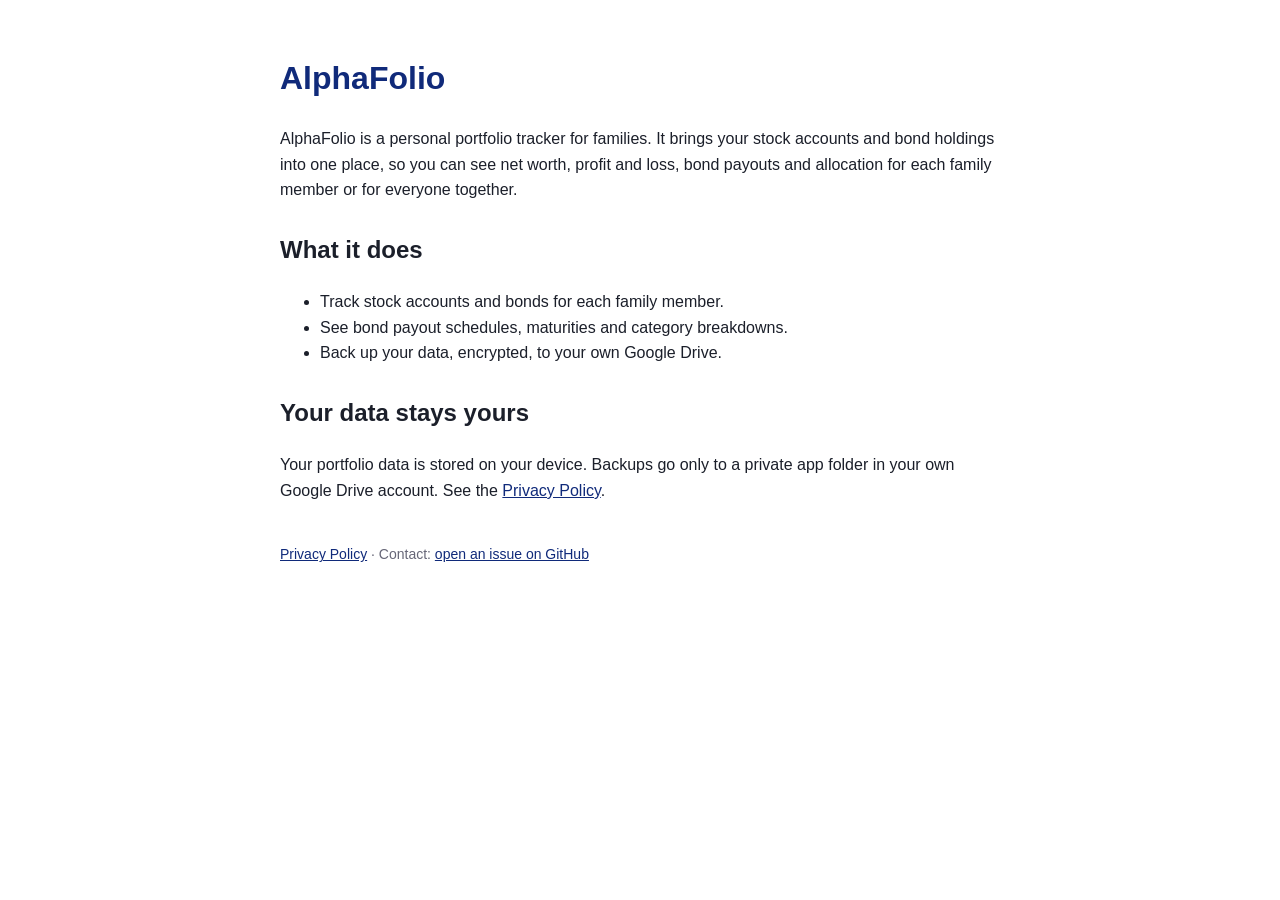
<file: index.html>
<!doctype html>
<html lang="en">
<head>
<meta charset="utf-8">
<meta name="viewport" content="width=device-width, initial-scale=1">
<title>AlphaFolio</title>
<link rel="stylesheet" href="style.css">
</head>
<body>
<h1>AlphaFolio</h1>
<p>AlphaFolio is a personal portfolio tracker for families. It brings your stock accounts and bond holdings into one place, so you can see net worth, profit and loss, bond payouts and allocation for each family member or for everyone together.</p>

<h2>What it does</h2>
<ul>
  <li>Track stock accounts and bonds for each family member.</li>
  <li>See bond payout schedules, maturities and category breakdowns.</li>
  <li>Back up your data, encrypted, to your own Google Drive.</li>
</ul>

<h2>Your data stays yours</h2>
<p>Your portfolio data is stored on your device. Backups go only to a private app folder in your own Google Drive account. See the <a href="privacy.html">Privacy Policy</a>.</p>

<footer>
  <a href="privacy.html">Privacy Policy</a> &middot; Contact: <a href="https://github.com/ALPHAHUB11/alphafolio-site/issues">open an issue on GitHub</a>
</footer>
</body>
</html>
</file>
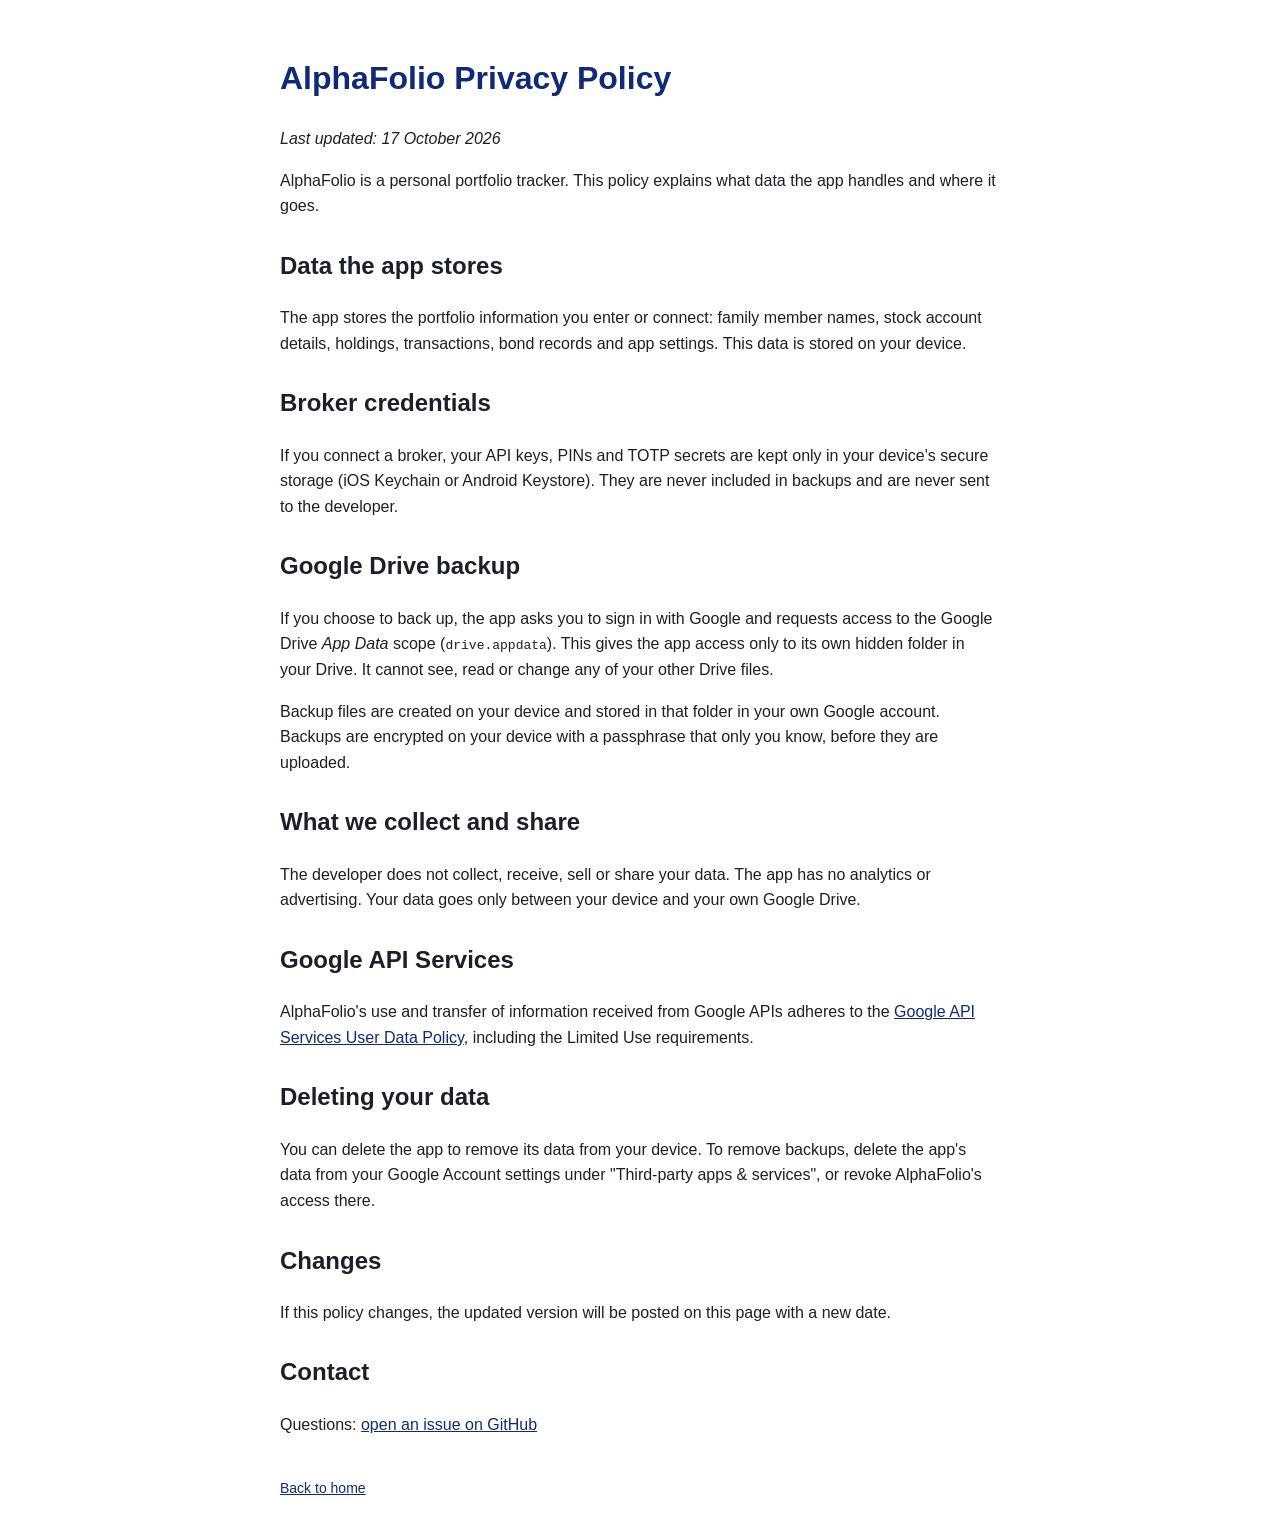
<file: privacy.html>
<!doctype html>
<html lang="en">
<head>
<meta charset="utf-8">
<meta name="viewport" content="width=device-width, initial-scale=1">
<title>AlphaFolio Privacy Policy</title>
<link rel="stylesheet" href="style.css">
</head>
<body>
<h1>AlphaFolio Privacy Policy</h1>
<p><em>Last updated: 17 October 2026</em></p>

<p>AlphaFolio is a personal portfolio tracker. This policy explains what data the app handles and where it goes.</p>

<h2>Data the app stores</h2>
<p>The app stores the portfolio information you enter or connect: family member names, stock account details, holdings, transactions, bond records and app settings. This data is stored on your device.</p>

<h2>Broker credentials</h2>
<p>If you connect a broker, your API keys, PINs and TOTP secrets are kept only in your device's secure storage (iOS Keychain or Android Keystore). They are never included in backups and are never sent to the developer.</p>

<h2>Google Drive backup</h2>
<p>If you choose to back up, the app asks you to sign in with Google and requests access to the Google Drive <em>App Data</em> scope (<code>drive.appdata</code>). This gives the app access only to its own hidden folder in your Drive. It cannot see, read or change any of your other Drive files.</p>
<p>Backup files are created on your device and stored in that folder in your own Google account. Backups are encrypted on your device with a passphrase that only you know, before they are uploaded.</p>

<h2>What we collect and share</h2>
<p>The developer does not collect, receive, sell or share your data. The app has no analytics or advertising. Your data goes only between your device and your own Google Drive.</p>

<h2>Google API Services</h2>
<p>AlphaFolio's use and transfer of information received from Google APIs adheres to the <a href="https://developers.google.com/terms/api-services-user-data-policy">Google API Services User Data Policy</a>, including the Limited Use requirements.</p>

<h2>Deleting your data</h2>
<p>You can delete the app to remove its data from your device. To remove backups, delete the app's data from your Google Account settings under "Third-party apps &amp; services", or revoke AlphaFolio's access there.</p>

<h2>Changes</h2>
<p>If this policy changes, the updated version will be posted on this page with a new date.</p>

<h2>Contact</h2>
<p>Questions: <a href="https://github.com/ALPHAHUB11/alphafolio-site/issues">open an issue on GitHub</a></p>

<footer><a href="index.html">Back to home</a></footer>
</body>
</html>
</file>
<file: style.css>
body{font-family:-apple-system,BlinkMacSystemFont,"Segoe UI",Roboto,sans-serif;max-width:720px;margin:0 auto;padding:32px 20px;line-height:1.6;color:#1b1f2a}
h1{color:#102a7a}h2{margin-top:28px}a{color:#102a7a}
footer{margin-top:40px;font-size:14px;color:#667}
</file>
